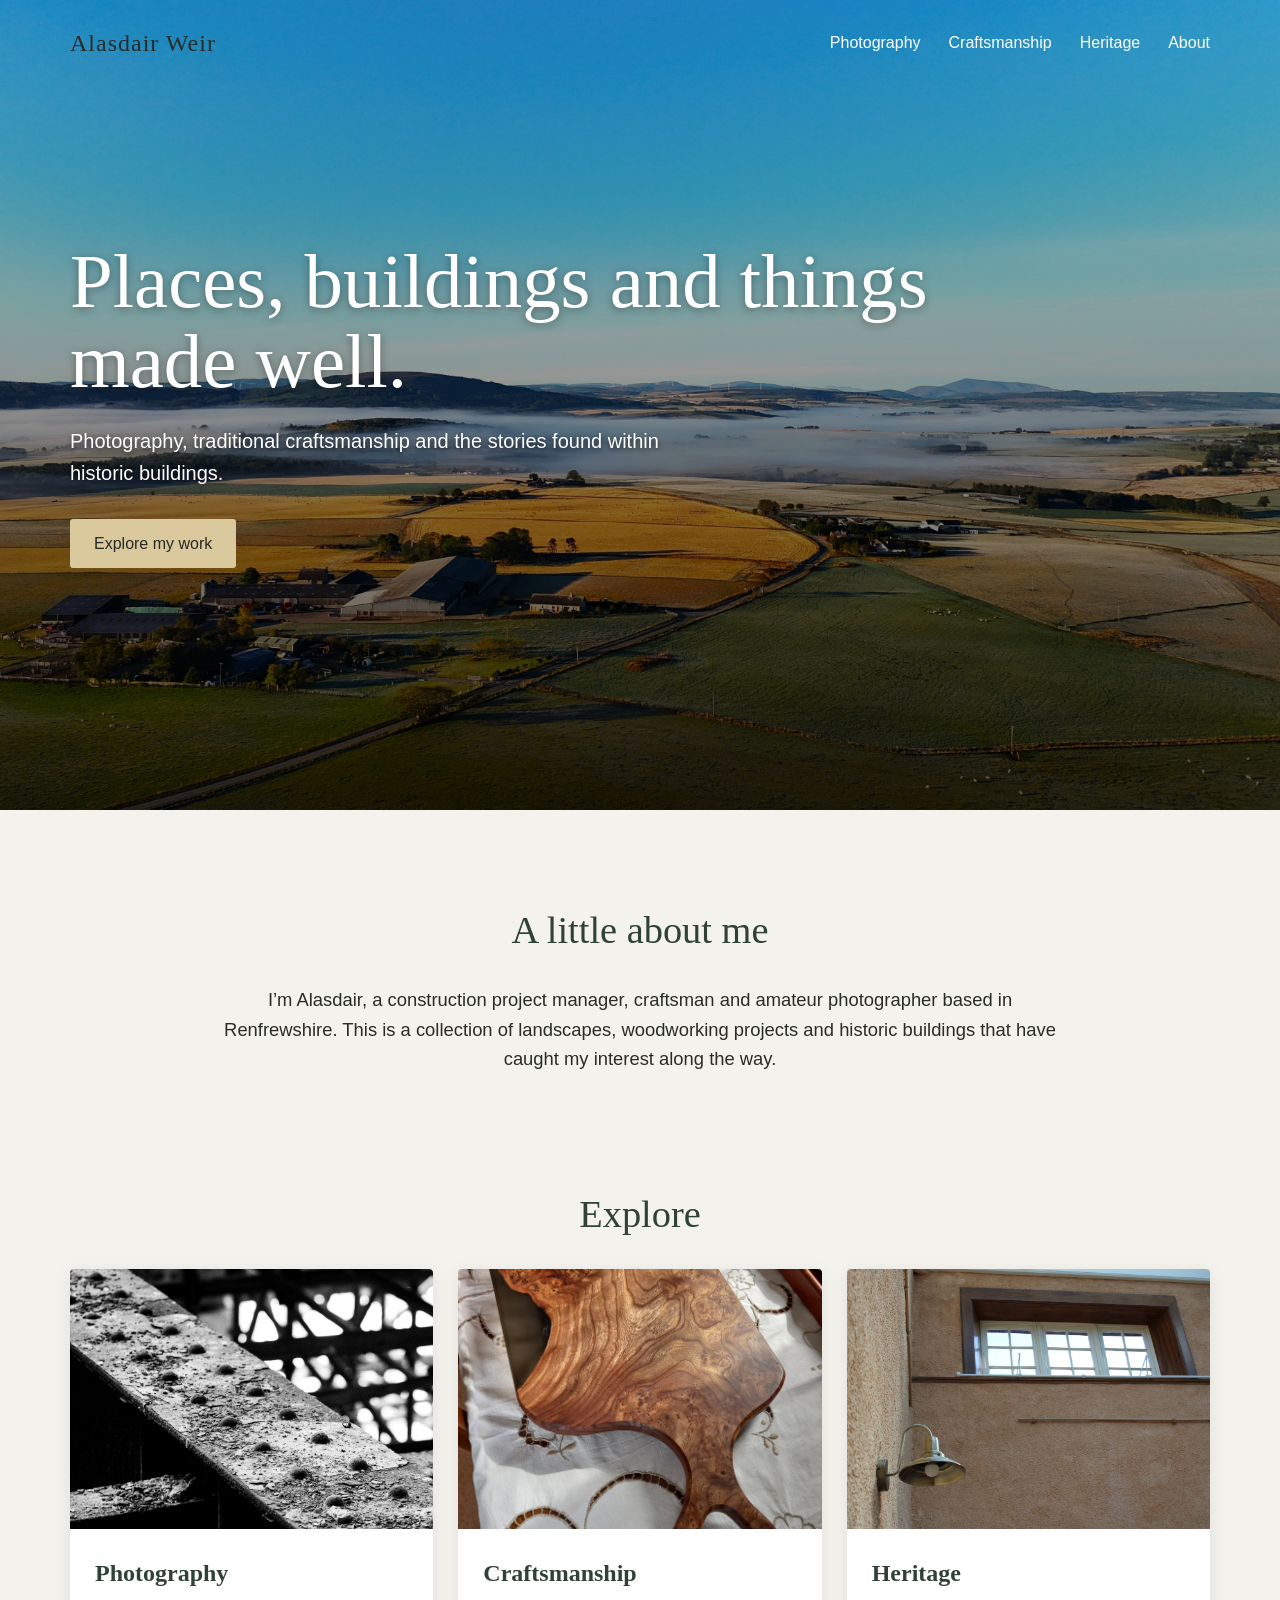
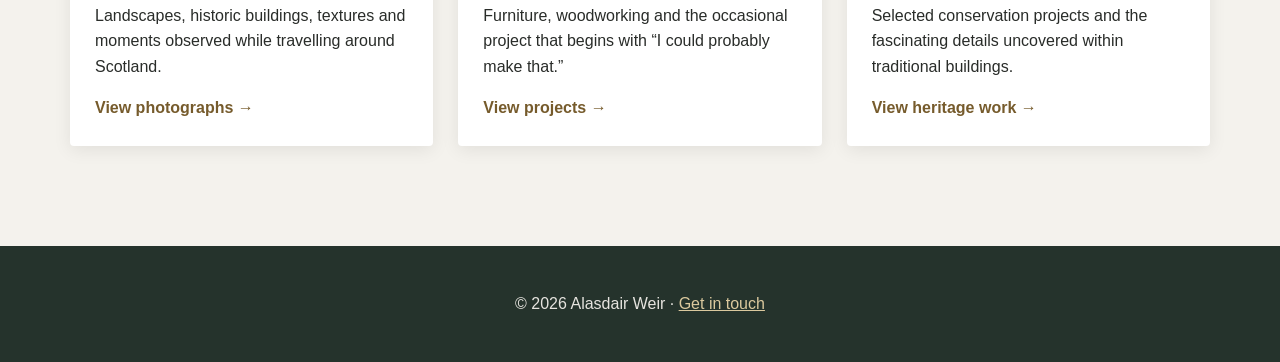
<file: index.html>
<!DOCTYPE html>
<html lang="en">
<head>
    <meta charset="UTF-8">
    <meta name="viewport" content="width=device-width, initial-scale=1.0">

    <link rel="icon" type="image/png" href="favicon.png">
    
    <link rel="stylesheet" href="styles.css">
    
    <title>Alasdair Weir</title>
    <meta name="description"
          content="Photography, traditional craftsmanship and historic building projects by Alasdair Weir.">

    </head>

<body>

    <header>
        <nav>
            <a class="logo" href="index.html">Alasdair Weir</a>

            <ul>
                <li><a href="photography.html">Photography</a></li>
                <li><a href="craftsmanship.html">Craftsmanship</a></li>
                <li><a href="heritage.html">Heritage</a></li>
                <li><a href="about.html">About</a></li>
            </ul>
        </nav>
    </header>

    <main>

        <section class="hero">
            <div class="hero-content">
                <h1>Places, buildings and things made well.</h1>

                <p>
                    Photography, traditional craftsmanship and the stories
                    found within historic buildings.
                </p>

                <a class="button" href="#featured">
                    Explore my work
                </a>
            </div>
        </section>

        <section class="introduction">
            <h2>A little about me</h2>

            <p>
                I’m Alasdair, a construction project manager, craftsman and amateur photographer 
                based in Renfrewshire. This is a collection of landscapes, woodworking projects 
                and historic buildings that have caught my interest along the way.
            </p>
        </section>

        <section class="featured" id="featured">
            <h2>Explore</h2>

            <div class="card-grid">

                <article class="card">
                    <img src="photography.jpg"
                         alt="Scottish landscape photograph">

                    <div class="card-content">
                        <h3>Photography</h3>
                        <p>
                            Landscapes, historic buildings, textures and moments observed 
                            while travelling around Scotland.
                        </p>
                        <a href="photography.html">View photographs →</a>
                    </div>
                </article>

                <article class="card">
                    <img src="woodworking.jpg"
                         alt="Handmade wooden project">

                    <div class="card-content">
                        <h3>Craftsmanship</h3>
                        <p>
                            Furniture, woodworking and the occasional project
                            that begins with “I could probably make that.”
                        </p>
                        <a href="craftsmanship.html">View projects →</a>
                    </div>
                </article>

                <article class="card">
                    <img src="heritage.jpg"
                         alt="Historic Scottish building">

                    <div class="card-content">
                        <h3>Heritage</h3>
                        <p>
                            Selected conservation projects and the fascinating
                            details uncovered within traditional buildings.
                        </p>
                        <a href="heritage.html">View heritage work →</a>
                    </div>
                </article>

            </div>
        </section>

    </main>

    <footer>
        <p>
            © 2026 Alasdair Weir ·
            <a href="mailto:">Get in touch</a>
        </p>
    </footer>

</body>
</html>
</file>
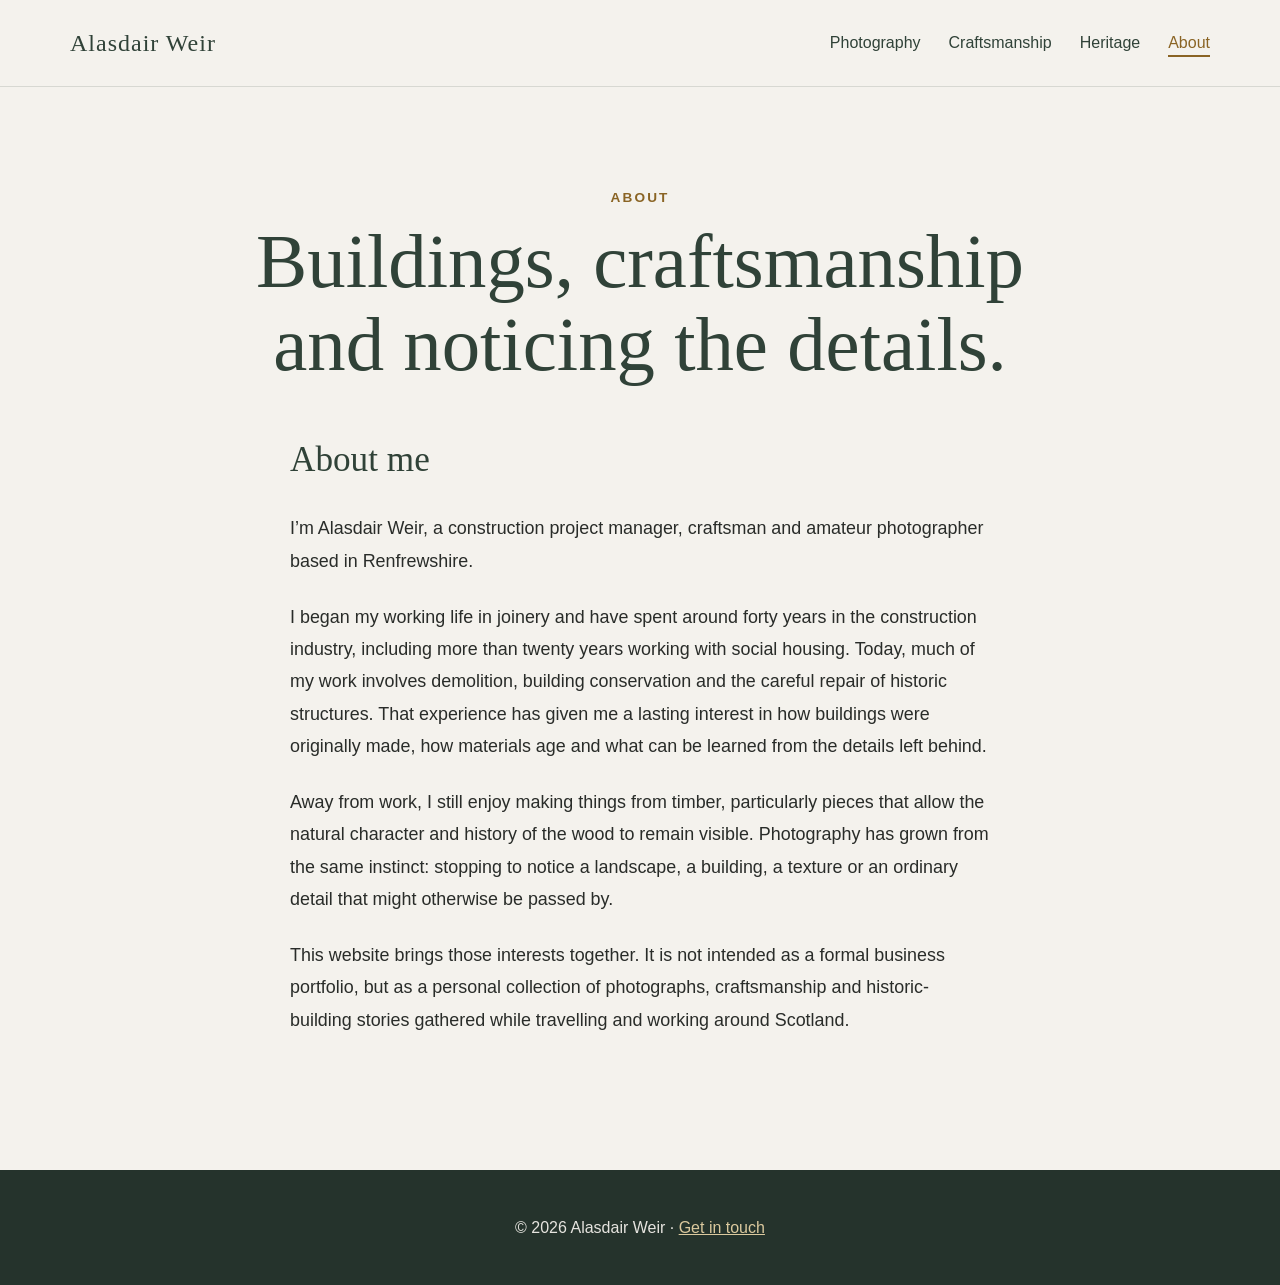
<file: about.html>
<!DOCTYPE html>
<html lang="en">

<head>
    <meta charset="UTF-8">
    <meta name="viewport" content="width=device-width, initial-scale=1.0">

    <link rel="icon" type="image/png" href="favicon.png">

    <link rel="stylesheet" href="styles.css">

    <title>About | Alasdair Weir</title>

    <meta name="description"
          content="About Alasdair Weir, a construction project manager, craftsman and amateur photographer based in Renfrewshire.">
</head>

<body>

    <header class="page-header">
        <nav>
            <a class="logo" href="index.html">Alasdair Weir</a>

            <ul>
                <li><a href="photography.html">Photography</a></li>
                <li><a href="craftsmanship.html">Craftsmanship</a></li>
                <li><a href="heritage.html">Heritage</a></li>
                <li><a class="active" href="about.html">About</a></li>
            </ul>
        </nav>
    </header>

    <main>

        <section class="page-introduction about-heading">
            <p class="section-label">About</p>
            <h1>Buildings, craftsmanship and noticing the details.</h1>
        </section>

        <section class="about-content">

            <h2>About me</h2>

            <p>
                I’m Alasdair Weir, a construction project manager, craftsman
                and amateur photographer based in Renfrewshire.
            </p>

            <p>
                I began my working life in joinery and have spent around forty
                years in the construction industry, including more than twenty
                years working with social housing. Today, much of my work
                involves demolition, building conservation and the careful
                repair of historic structures. That experience has given me a
                lasting interest in how buildings were originally made, how
                materials age and what can be learned from the details left
                behind.
            </p>

            <p>
                Away from work, I still enjoy making things from timber,
                particularly pieces that allow the natural character and
                history of the wood to remain visible. Photography has grown
                from the same instinct: stopping to notice a landscape, a
                building, a texture or an ordinary detail that might otherwise
                be passed by.
            </p>

            <p>
                This website brings those interests together. It is not
                intended as a formal business portfolio, but as a personal
                collection of photographs, craftsmanship and historic-building
                stories gathered while travelling and working around Scotland.
            </p>

        </section>

    </main>

    <footer>
        <p>
            © 2026 Alasdair Weir ·
            <a href="mailto:">Get in touch</a>
        </p>
    </footer>

</body>
</html>
</file>
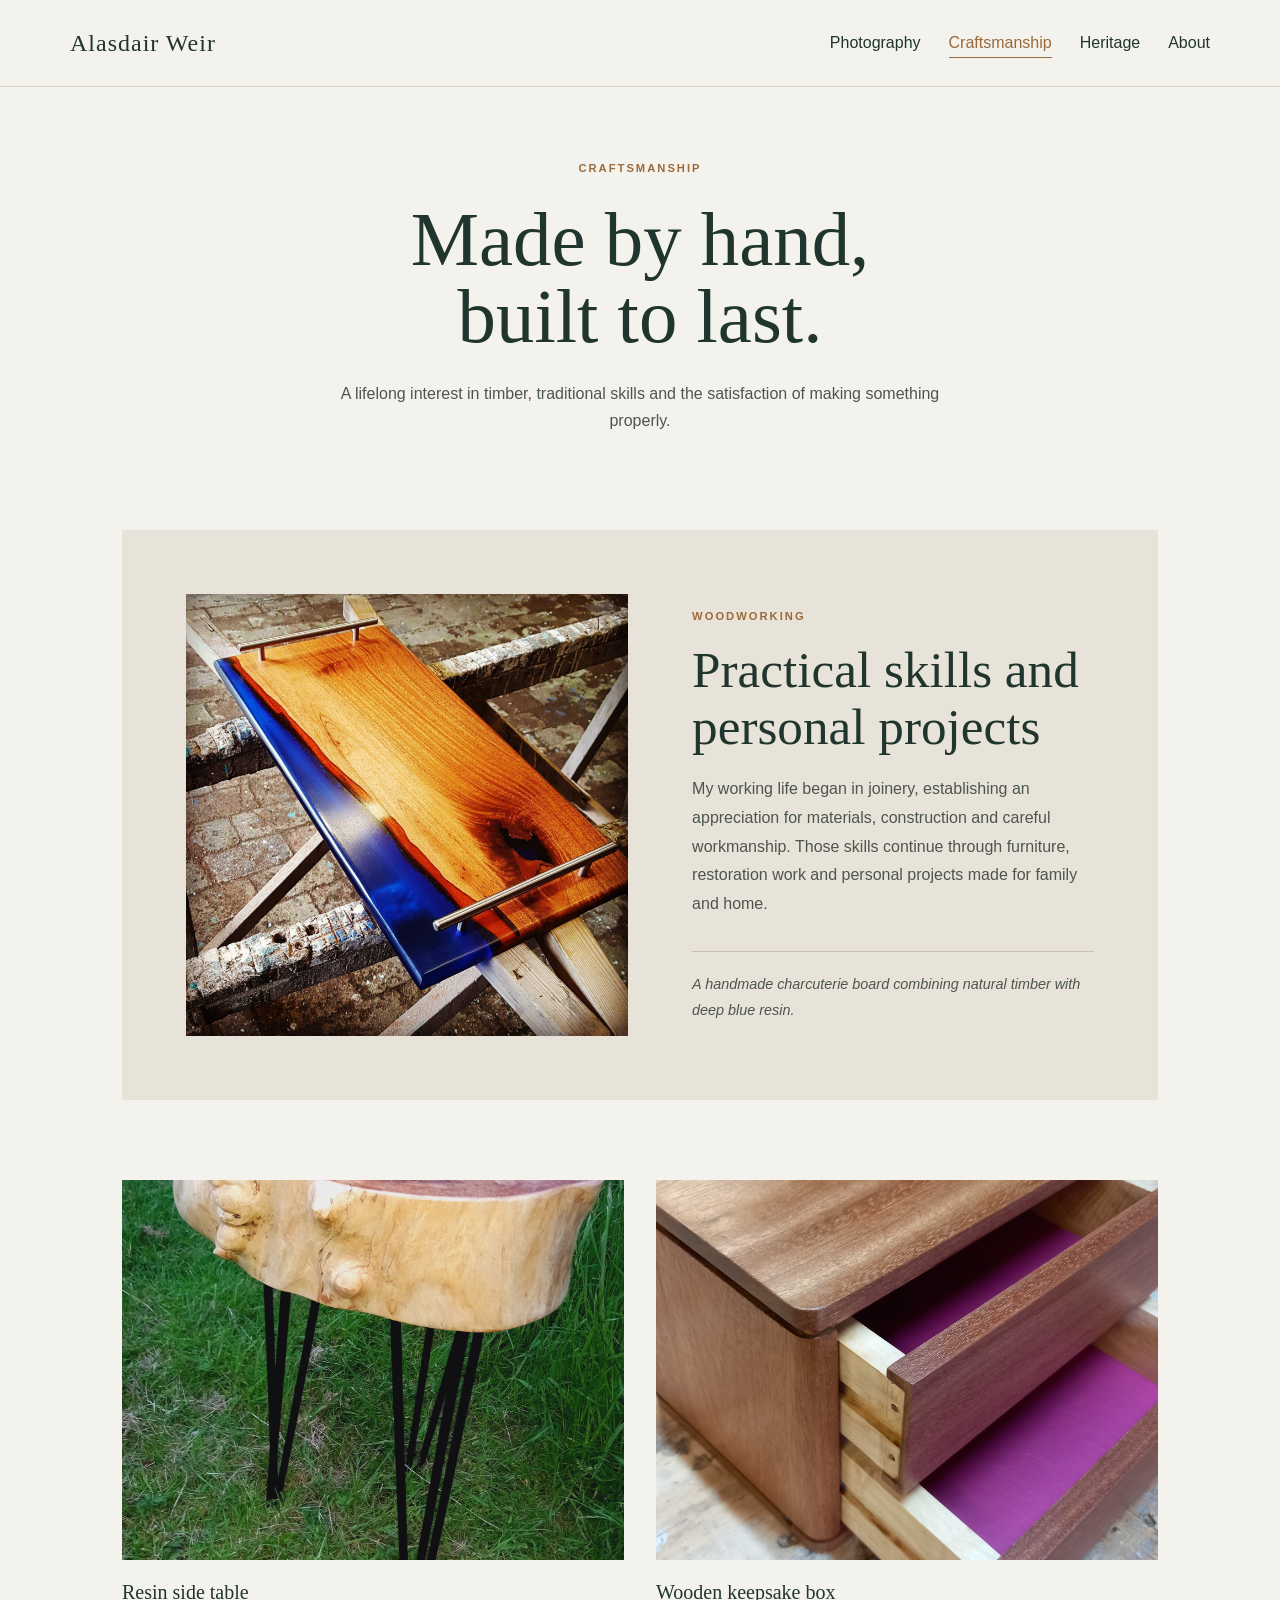
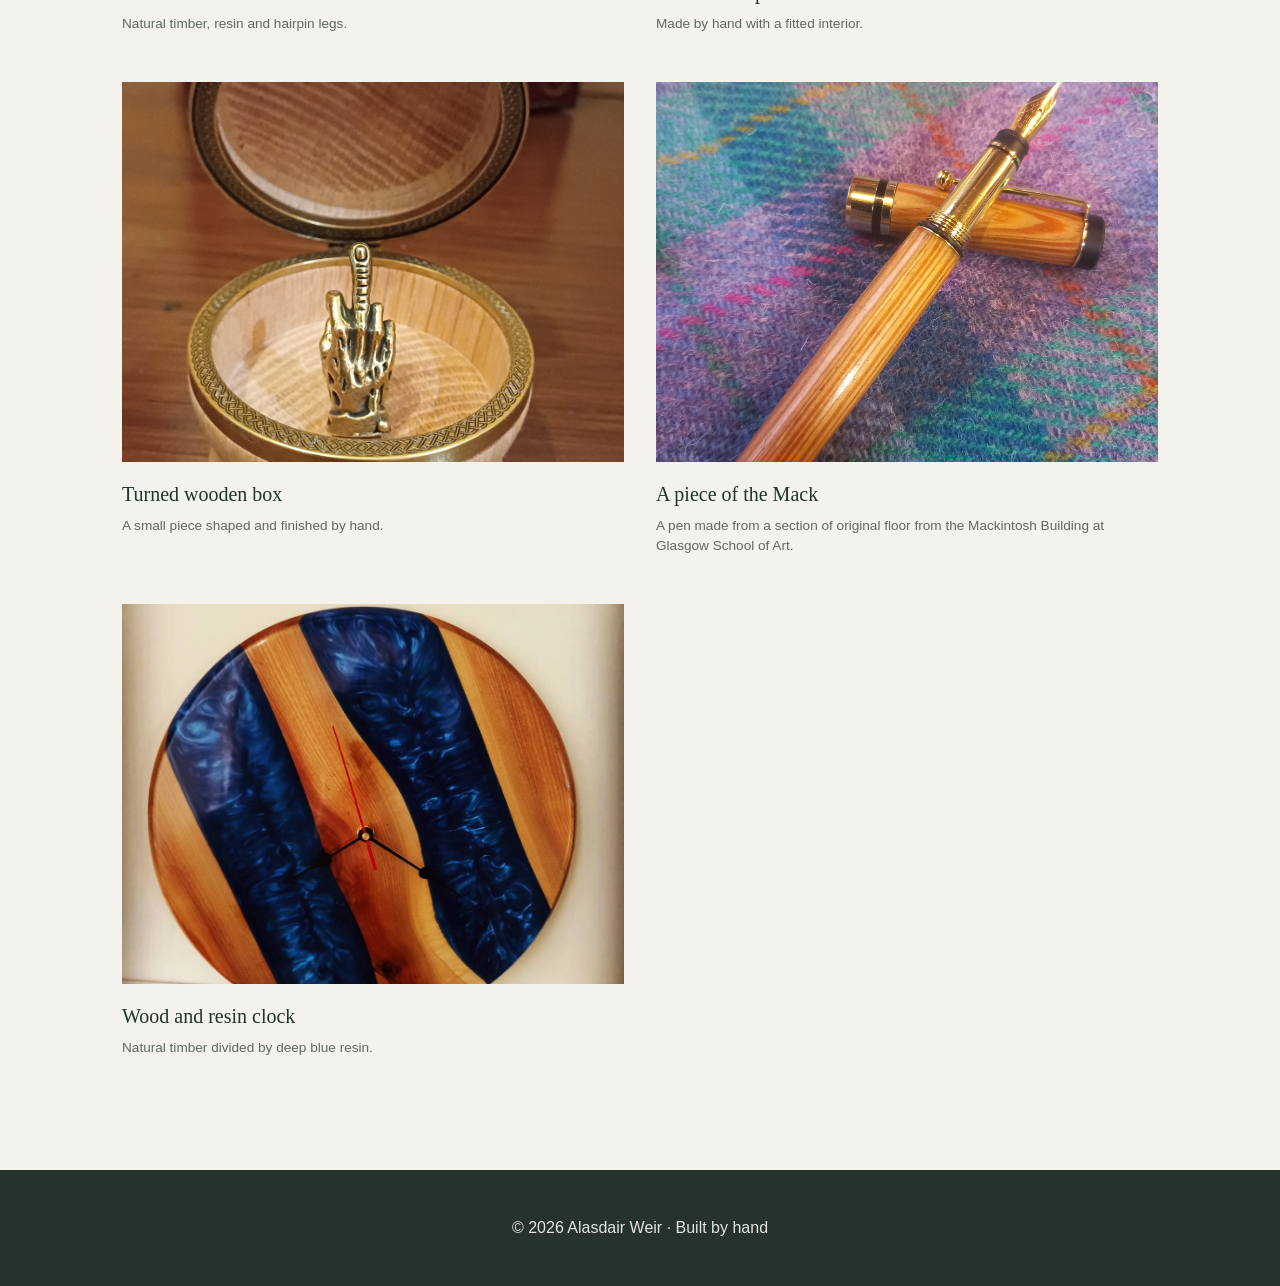
<file: craftsmanship.html>
<!DOCTYPE html>
<html lang="en">

<head>
    <meta charset="UTF-8">
    <meta name="viewport" content="width=device-width, initial-scale=1.0">

    <title>Craftsmanship | Alasdair Weir</title>

    <link rel="icon" type="image/png" href="favicon.png">

    <link rel="stylesheet" href="styles.css">
</head>

<body class="craftsmanship-page">

    <header>
        <nav>
            <a class="logo" href="index.html">Alasdair Weir</a>

            <ul>
                <li><a href="photography.html">Photography</a></li>
                <li><a href="craftsmanship.html" class="active">Craftsmanship</a></li>
                <li><a href="heritage.html">Heritage</a></li>
                <li><a href="about.html">About</a></li>
            </ul>
        </nav>
    </header>

    <main>

        <section class="craft-hero">
            <p class="eyebrow">CRAFTSMANSHIP</p>

            <h1>
                Made by hand,<br>
                built to last.
            </h1>

            <p class="craft-introduction">
                A lifelong interest in timber, traditional skills and the
                satisfaction of making something properly.
            </p>
        </section>

        <section class="craft-content">

            <article class="craft-project">

    <a class="craft-project-image"
       href="resin-charcuterie-board.jpg"
       target="_blank"
       rel="noopener noreferrer">

        <img src="resin-charcuterie-board.jpg"
             alt="Handmade timber and blue resin charcuterie board">
    </a>

    <div class="craft-project-text">
        <p class="eyebrow">WOODWORKING</p>

        <h2>Practical skills and personal projects</h2>

        <p>
            My working life began in joinery, establishing an appreciation
            for materials, construction and careful workmanship. Those skills
            continue through furniture, restoration work and personal projects
            made for family and home.
        </p>

        <p class="project-caption">
            A handmade charcuterie board combining natural timber with
            deep blue resin.
        </p>
    </div>

</article>

    <div class="craft-gallery">

    <figure class="craft-gallery-item">
        <a href="resin-side-table.jpg" target="_blank">
            <img src="resin-side-table.jpg"
                 alt="Handmade timber and resin side table">
        </a>
        <figcaption>
            <strong>Resin side table</strong>
            <span>Natural timber, resin and hairpin legs.</span>
        </figcaption>
    </figure>

    <figure class="craft-gallery-item">
        <a href="wooden-keepsake-box.jpg" target="_blank">
            <img src="wooden-keepsake-box.jpg"
                 alt="Handmade wooden keepsake box">
        </a>
        <figcaption>
            <strong>Wooden keepsake box</strong>
            <span>Made by hand with a fitted interior.</span>
        </figcaption>
    </figure>

    <figure class="craft-gallery-item">
        <a href="turned-wood-box.jpg" target="_blank">
            <img src="turned-wood-box.jpg"
                 alt="Hand-turned wooden box">
        </a>
        <figcaption>
            <strong>Turned wooden box</strong>
            <span>A small piece shaped and finished by hand.</span>
        </figcaption>
    </figure>

    <figure class="craft-gallery-item">
        <a href="glasgow-school-of-art-floor-pen.jpg" target="_blank">
            <img src="glasgow-school-of-art-floor-pen.jpg"
                 alt="Pen made from original Mackintosh Building floor timber">
        </a>
        <figcaption>
            <strong>A piece of the Mack</strong>
            <span>
                A pen made from a section of original floor from the
                Mackintosh Building at Glasgow School of Art.
            </span>
        </figcaption>
    </figure>

    <figure class="craft-gallery-item">
        <a href="wood-and-resin-clock.jpg" target="_blank">
            <img src="wood-and-resin-clock.jpg"
                 alt="Handmade timber and blue resin clock">
        </a>
        <figcaption>
            <strong>Wood and resin clock</strong>
            <span>Natural timber divided by deep blue resin.</span>
        </figcaption>
    </figure>

</div>

        </section>

    </main>

    <footer>
        <p>© 2026 Alasdair Weir · Built by hand</p>
    </footer>

</body>

</html>
</file>
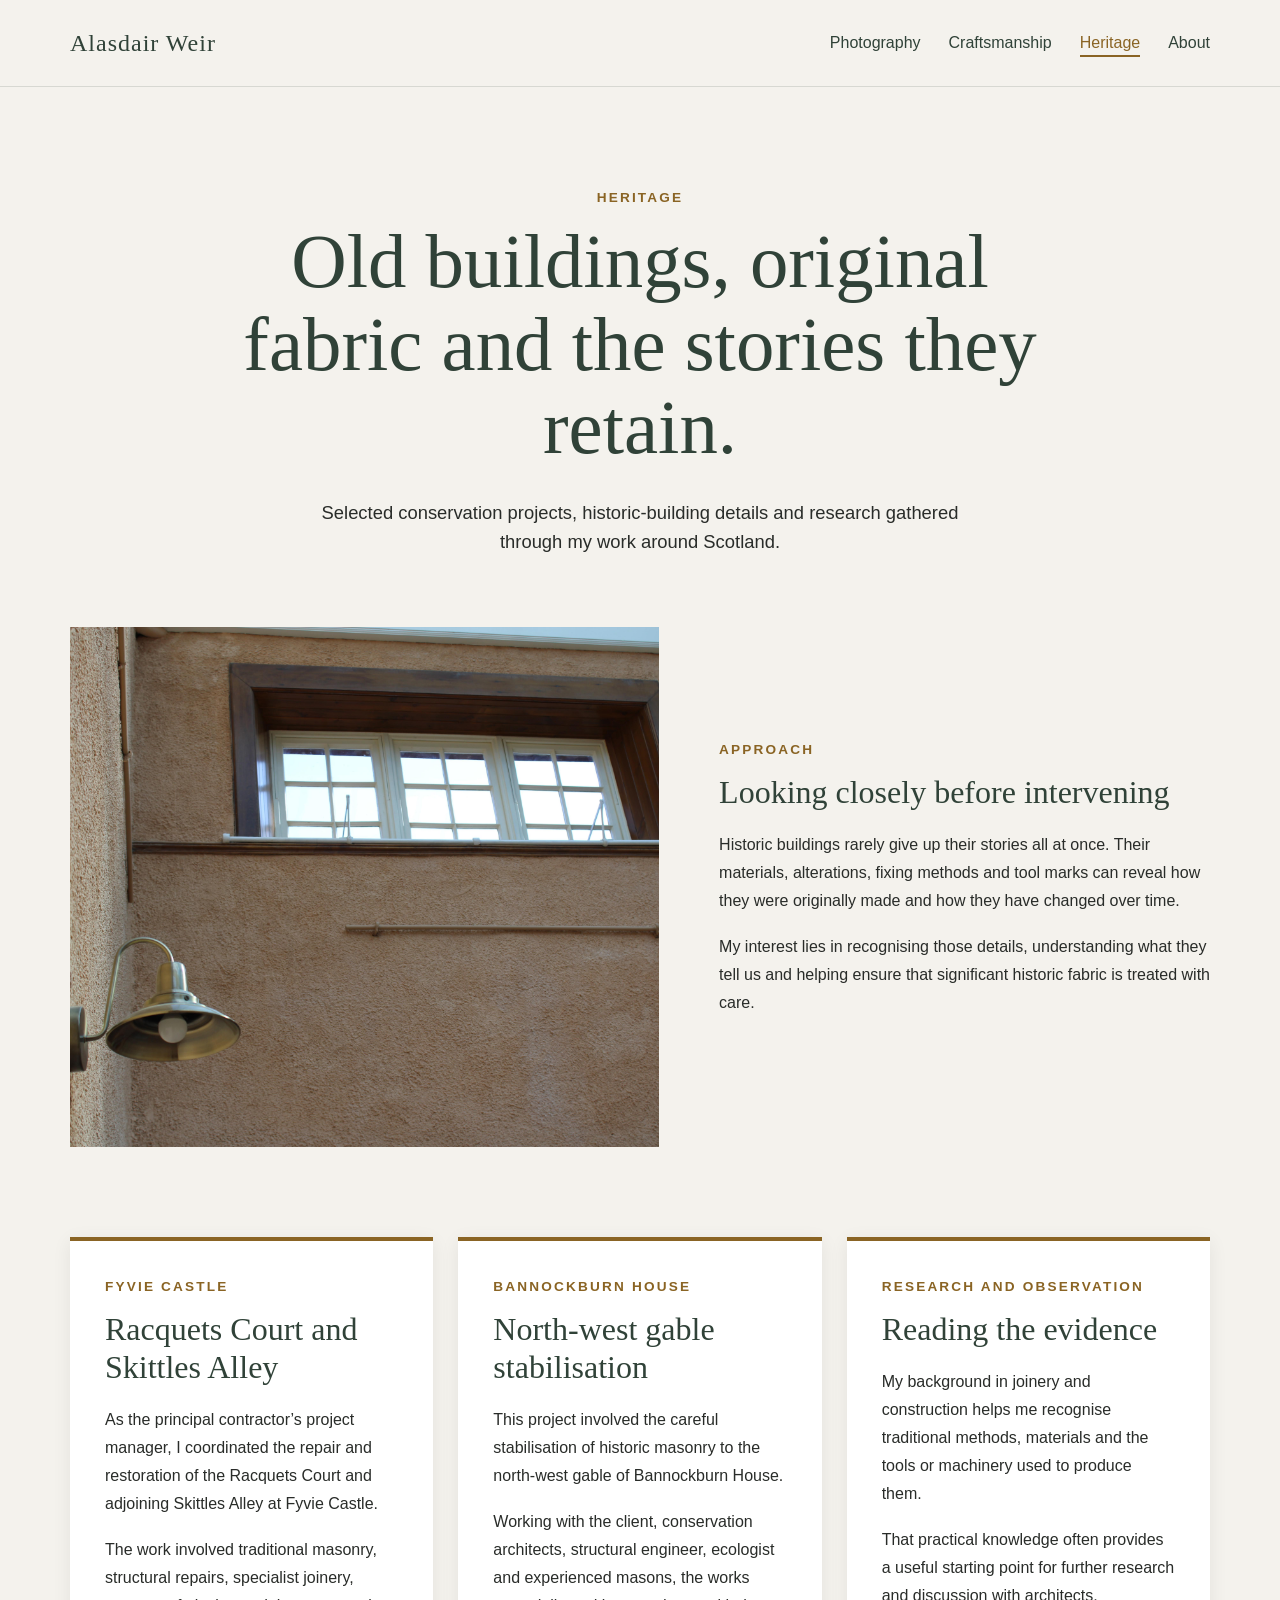
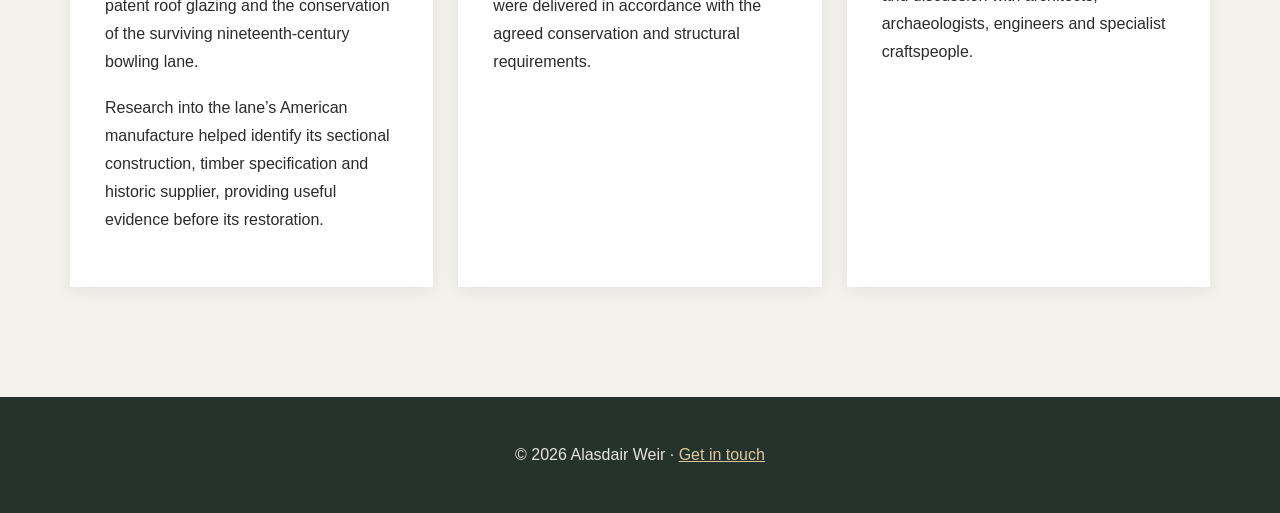
<file: heritage.html>
<!DOCTYPE html>
<html lang="en">

<head>
    <meta charset="UTF-8">
    <meta name="viewport" content="width=device-width, initial-scale=1.0">

    <link rel="icon" type="image/png" href="favicon.png">

    <link rel="stylesheet" href="styles.css">

    <title>Heritage | Alasdair Weir</title>

    <meta name="description"
          content="Historic buildings, conservation projects and heritage research by Alasdair Weir.">
</head>

<body>

    <header class="page-header">
        <nav>
            <a class="logo" href="index.html">Alasdair Weir</a>

            <ul>
                <li><a href="photography.html">Photography</a></li>
                <li><a href="craftsmanship.html">Craftsmanship</a></li>
                <li><a class="active" href="heritage.html">Heritage</a></li>
                <li><a href="about.html">About</a></li>
            </ul>
        </nav>
    </header>

    <main>

        <section class="page-introduction">
            <p class="section-label">Heritage</p>

            <h1>Old buildings, original fabric and the stories they retain.</h1>

            <p>
                Selected conservation projects, historic-building details
                and research gathered through my work around Scotland.
            </p>
        </section>

        <section class="heritage-feature">

            <img src="heritage.jpg"
                 alt="Traditional window and exterior wall on a historic building">

            <div class="heritage-feature-text">
                <p class="section-label">Approach</p>

                <h2>Looking closely before intervening</h2>

                <p>
                    Historic buildings rarely give up their stories all at
                    once. Their materials, alterations, fixing methods and
                    tool marks can reveal how they were originally made and
                    how they have changed over time.
                </p>

                <p>
                    My interest lies in recognising those details, understanding
                    what they tell us and helping ensure that significant
                    historic fabric is treated with care.
                </p>
            </div>

        </section>

        <section class="heritage-projects">

            <article class="heritage-project">
                <p class="section-label">Fyvie Castle</p>

                <h2>Racquets Court and Skittles Alley</h2>

                <p>
                    As the principal contractor’s project manager, I coordinated
                    the repair and restoration of the Racquets Court and
                    adjoining Skittles Alley at Fyvie Castle.
                </p>

                <p>
                    The work involved traditional masonry, structural repairs,
                    specialist joinery, patent roof glazing and the conservation
                    of the surviving nineteenth-century bowling lane.
                </p>

                <p>
                    Research into the lane’s American manufacture helped
                    identify its sectional construction, timber specification
                    and historic supplier, providing useful evidence before
                    its restoration.
                </p>
            </article>

            <article class="heritage-project">
                <p class="section-label">Bannockburn House</p>

                <h2>North-west gable stabilisation</h2>

                <p>
                    This project involved the careful stabilisation of historic
                    masonry to the north-west gable of Bannockburn House.
                </p>

                <p>
                    Working with the client, conservation architects,
                    structural engineer, ecologist and experienced masons,
                    the works were delivered in accordance with the agreed
                    conservation and structural requirements.
                </p>
            </article>

            <article class="heritage-project">
                <p class="section-label">Research and observation</p>

                <h2>Reading the evidence</h2>

                <p>
                    My background in joinery and construction helps me recognise
                    traditional methods, materials and the tools or machinery
                    used to produce them.
                </p>

                <p>
                    That practical knowledge often provides a useful starting
                    point for further research and discussion with architects,
                    archaeologists, engineers and specialist craftspeople.
                </p>
            </article>

        </section>

    </main>

    <footer>
        <p>
            © 2026 Alasdair Weir ·
            <a href="mailto:">Get in touch</a>
        </p>
    </footer>

</body>
</html>
</file>
<file: styles.css>
/* Basic reset */
        * {
            box-sizing: border-box;
            margin: 0;
            padding: 0;
        }

        html {
            scroll-behavior: smooth;
        }

        body {
            font-family: Arial, Helvetica, sans-serif;
            color: #292c29;
            background: #f4f2ed;
            line-height: 1.6;
        }

        /* Navigation */
        header {
            position: absolute;
            top: 0;
            left: 0;
            width: 100%;
            z-index: 10;
        }

        nav {
            max-width: 1200px;
            margin: auto;
            padding: 24px 30px;
            display: flex;
            justify-content: space-between;
            align-items: center;
        }

        .logo {
            color: white;
            font-family: Georgia, serif;
            font-size: 1.5rem;
            letter-spacing: 1px;
        }

        nav ul {
            display: flex;
            gap: 28px;
            list-style: none;
        }

        nav a {
            color: white;
            text-decoration: none;
        }

        nav a:hover {
            color: #dbc99e;
        }

        /* Main photograph */
        .hero {
            min-height: 90vh;
            display: flex;
            align-items: flex-end;
            background:
                linear-gradient(
                    rgba(0, 0, 0, 0.2),
                    rgba(0, 0, 0, 0.65)
                ),
                url("home-photo.jpg") center/cover no-repeat;
        }

        .hero-content {
            width: 100%;
            max-width: 1200px;
            margin: auto;
            padding: 80px 30px;
            color: white;
        }

        .hero h1 {
    max-width: 950px;
    font-family: Georgia, serif;
    font-size: clamp(3rem, 6vw, 5.5rem);
    line-height: 1.05;
    font-weight: normal;
    text-shadow: 0 2px 8px rgba(0, 0, 0, 0.35);
}

.hero p {
    max-width: 650px;
    margin-top: 22px;
    font-size: 1.25rem;
    text-shadow: 0 2px 5px rgba(0, 0, 0, 0.55);
}

        .button {
            display: inline-block;
            margin-top: 30px;
            padding: 12px 24px;
            color: #262a26;
            background: #dbc99e;
            text-decoration: none;
            border-radius: 3px;
        }

        .button:hover {
            background: white;
        }

        /* Introduction */
        .introduction {
            max-width: 900px;
            margin: auto;
            padding: 90px 30px;
            text-align: center;
        }

        .introduction h2,
        .featured h2 {
            margin-bottom: 24px;
            font-family: Georgia, serif;
            font-size: 2.4rem;
            font-weight: normal;
            color: #304238;
        }

        .introduction p {
            font-size: 1.15rem;
        }

        /* Subject cards */
        .featured {
            max-width: 1200px;
            margin: auto;
            padding: 20px 30px 100px;
        }

        .featured h2 {
            text-align: center;
        }

        .card-grid {
            display: grid;
            grid-template-columns: repeat(3, 1fr);
            gap: 25px;
        }

        .card {
            overflow: hidden;
            background: white;
            border-radius: 4px;
            box-shadow: 0 4px 18px rgba(0, 0, 0, 0.08);
        }

        .card img {
            display: block;
            width: 100%;
            height: 260px;
            object-fit: cover;
            transition: transform 0.4s ease;
        }

        .card:hover img {
            transform: scale(1.04);
        }

        .card-content {
            padding: 25px;
        }

        .card h3 {
            margin-bottom: 10px;
            font-family: Georgia, serif;
            font-size: 1.5rem;
            color: #304238;
        }

        .card a {
            display: inline-block;
            margin-top: 16px;
            color: #765b2c;
            font-weight: bold;
            text-decoration: none;
        }

        /* Footer */
        footer {
            padding: 45px 30px;
            color: #e6e4df;
            background: #25332c;
            text-align: center;
        }

        footer a {
            color: #dbc99e;
        }

        /* Phones and smaller screens */
        @media (max-width: 750px) {
            nav {
                align-items: flex-start;
            }

            nav ul {
                gap: 12px;
                flex-direction: column;
                text-align: right;
            }

            .hero {
                min-height: 80vh;
            }

            .card-grid {
                grid-template-columns: 1fr;
            }
        }
        /* Interior page navigation */
.page-header {
    position: relative;
    background: #f4f2ed;
    border-bottom: 1px solid rgba(48, 66, 56, 0.15);
}

.page-header .logo,
.page-header nav a {
    color: #304238;
}

.page-header nav a:hover,
.page-header nav a.active {
    color: #8a6424;
}

.page-header nav a.active {
    border-bottom: 2px solid #8a6424;
    padding-bottom: 4px;
}

/* Interior page introduction */
.page-introduction {
    max-width: 1000px;
    margin: auto;
    padding: 100px 30px 70px;
    text-align: center;
}

.section-label {
    margin-bottom: 12px;
    color: #8a6424;
    font-size: 0.85rem;
    font-weight: bold;
    letter-spacing: 0.16em;
    text-transform: uppercase;
}

.page-introduction h1 {
    max-width: 850px;
    margin: auto;
    color: #304238;
    font-family: Georgia, serif;
    font-size: clamp(2.7rem, 6vw, 5rem);
    font-weight: normal;
    line-height: 1.08;
}

.page-introduction > p:last-child {
    max-width: 700px;
    margin: 28px auto 0;
    font-size: 1.15rem;
}

/* Photography gallery */
.photo-gallery {
    max-width: 1200px;
    margin: auto;
    padding: 0 30px 100px;
    display: grid;
    grid-template-columns: repeat(2, 1fr);
    gap: 45px 25px;
}

.gallery-item {
    margin: 0;
}

.gallery-item-wide {
    grid-column: 1 / -1;
}

.gallery-item img {
    display: block;
    width: 100%;
    height: 420px;
    object-fit: cover;
    background: #ddd;
}

.gallery-item-wide img {
    height: 600px;
}

.gallery-item figcaption {
    padding-top: 14px;
    color: #555;
}

.gallery-item figcaption span {
    display: block;
    margin-bottom: 2px;
    color: #304238;
    font-family: Georgia, serif;
    font-size: 1.25rem;
}

/* Photography gallery on phones */
@media (max-width: 750px) {
    .page-introduction {
        padding: 70px 25px 50px;
    }

    .photo-gallery {
        grid-template-columns: 1fr;
        padding: 0 20px 70px;
    }

    .gallery-item-wide {
        grid-column: auto;
    }

    .gallery-item img,
    .gallery-item-wide img {
        height: 350px;
    }
}
/* Clickable gallery photographs */
.gallery-item img {
    cursor: zoom-in;
}

/* Full-screen photograph viewer */
.lightbox {
    width: 100vw;
    max-width: none;
    height: 100vh;
    max-height: none;
    padding: 30px;
    border: 0;
    background: rgba(15, 20, 17, 0.96);
    color: white;
    text-align: center;
}

.lightbox[open] {
    display: flex;
    flex-direction: column;
    align-items: center;
    justify-content: center;
}

.lightbox::backdrop {
    background: rgba(0, 0, 0, 0.9);
}

.lightbox img {
    display: block;
    max-width: 94vw;
    max-height: 82vh;
    width: auto;
    height: auto;
    object-fit: contain;
}

.lightbox p {
    margin-top: 15px;
    color: #e8e1cf;
    font-size: 1rem;
}

.lightbox-close {
    position: fixed;
    top: 18px;
    right: 28px;
    border: 0;
    color: white;
    background: transparent;
    font-size: 2.5rem;
    line-height: 1;
    cursor: pointer;
}

.lightbox-close:hover {
    color: #dbc99e;
}
.flickr-link {
    text-align: center;
    padding: 3rem 1rem;
}

.flickr-link p {
    margin-bottom: 1rem;
    font-size: 1rem;
}

.flickr-link a {
    display: inline-block;
    padding: 0.9rem 1.6rem;
    font-size: 0.95rem;
    font-weight: 600;
    color: #ffffff;
    background-color: #263a32;
    text-decoration: none;
    border-radius: 3px;
    transition: background-color 0.2s ease;
}

.flickr-link a:hover {
    background-color: #3b554a;
}
.logo {
    color: inherit;
    text-decoration: none;
}

.logo:hover {
    opacity: 0.65;
}
/* =========================
   CRAFTSMANSHIP PAGE
   ========================= */

.craft-hero {
    max-width: 900px;
    margin: 0 auto;
    padding: 10rem 2rem 6rem;
    text-align: center;
}

.craft-hero .eyebrow {
    margin-bottom: 1.5rem;
    color: #9a6a3a;
    font-size: 0.7rem;
    font-weight: 600;
    letter-spacing: 0.18em;
}

.craft-hero h1 {
    margin: 0 0 1.5rem;
    font-family: Georgia, "Times New Roman", serif;
    font-size: clamp(2.8rem, 6vw, 5rem);
    font-weight: 400;
    line-height: 1;
    color: #20352d;
}

.craft-introduction {
    max-width: 620px;
    margin: 0 auto;
    font-size: 1rem;
    line-height: 1.7;
    color: #4d554f;
}

.craft-content {
    max-width: 1100px;
    margin: 0 auto;
    padding: 0 2rem 7rem;
}

.craft-project {
    padding: 4rem;
    background-color: #e8e3d8;
}

.craft-project-text {
    max-width: 680px;
}

.craft-project .eyebrow {
    margin-bottom: 1rem;
    color: #9a6a3a;
    font-size: 0.7rem;
    font-weight: 600;
    letter-spacing: 0.18em;
}

.craft-project h2 {
    margin: 0 0 1.25rem;
    font-family: Georgia, "Times New Roman", serif;
    font-size: clamp(2rem, 4vw, 3.25rem);
    font-weight: 400;
    line-height: 1.1;
    color: #20352d;
}

.craft-project p {
    margin: 0;
    line-height: 1.8;
    color: #4d554f;
}

@media (max-width: 700px) {
    .craft-hero {
        padding: 8rem 1.25rem 4rem;
    }

    .craft-content {
        padding: 0 1.25rem 4rem;
    }

    .craft-project {
        padding: 2.25rem 1.5rem;
    }
}
.craftsmanship-page header nav a {
    color: #20352d;
}

.craftsmanship-page header nav ul li a.active {
    color: #9a6a3a;
}
/* Craftsmanship navigation details */

.craftsmanship-page header {
    border-bottom: 1px solid #d8d2c8;
}

.craftsmanship-page header nav ul li a.active {
    color: #9a6a3a;
    border-bottom: 1px solid #9a6a3a;
    padding-bottom: 0.35rem;
}
.craft-project {
    display: grid;
    grid-template-columns: 1.1fr 1fr;
    gap: 4rem;
    align-items: center;
}

.craft-project-image {
    display: block;
}

.craft-project-image img {
    display: block;
    width: 100%;
    height: 100%;
    min-height: 420px;
    object-fit: cover;
}

.project-caption {
    margin-top: 2rem !important;
    padding-top: 1.25rem;
    border-top: 1px solid #c9c1b4;
    font-size: 0.9rem;
    font-style: italic;
}

@media (max-width: 800px) {
    .craft-project {
        grid-template-columns: 1fr;
        gap: 2rem;
    }

    .craft-project-image img {
        min-height: auto;
    }
}
.craft-gallery {
    display: grid;
    grid-template-columns: repeat(2, 1fr);
    gap: 3rem 2rem;
    margin-top: 5rem;
}

.craft-gallery-item {
    margin: 0;
}

.craft-gallery-item a {
    display: block;
    overflow: hidden;
}

.craft-gallery-item img {
    display: block;
    width: 100%;
    height: 380px;
    object-fit: cover;
    transition: transform 0.3s ease;
}

.craft-gallery-item a:hover img {
    transform: scale(1.02);
}

.craft-gallery-item figcaption {
    padding-top: 1rem;
}

.craft-gallery-item strong {
    display: block;
    margin-bottom: 0.35rem;
    font-family: Georgia, "Times New Roman", serif;
    font-size: 1.25rem;
    font-weight: 400;
    color: #20352d;
}

.craft-gallery-item span {
    display: block;
    color: #606861;
    font-size: 0.85rem;
    line-height: 1.5;
}

@media (max-width: 700px) {
    .craft-gallery {
        grid-template-columns: 1fr;
    }

    .craft-gallery-item img {
        height: auto;
    }
}
/* About page */
.about-heading {
    padding-bottom: 45px;
}

.about-content {
    max-width: 760px;
    margin: 0 auto;
    padding: 0 30px 110px;
}

.about-content h2 {
    margin-bottom: 24px;
    color: #304238;
    font-family: Georgia, serif;
    font-size: 2.2rem;
    font-weight: normal;
}

.about-content p {
    margin-bottom: 24px;
    font-size: 1.12rem;
    line-height: 1.8;
}
/* Heritage page */
.heritage-feature {
    max-width: 1200px;
    margin: 0 auto 90px;
    padding: 0 30px;
    display: grid;
    grid-template-columns: 1.2fr 1fr;
    align-items: center;
    gap: 60px;
}

.heritage-feature img {
    display: block;
    width: 100%;
    height: 520px;
    object-fit: cover;
}

.heritage-feature-text h2,
.heritage-project h2 {
    margin-bottom: 20px;
    color: #304238;
    font-family: Georgia, serif;
    font-size: 2rem;
    font-weight: normal;
    line-height: 1.2;
}

.heritage-feature-text p:not(.section-label),
.heritage-project p:not(.section-label) {
    margin-bottom: 18px;
    line-height: 1.75;
}

.heritage-projects {
    max-width: 1200px;
    margin: auto;
    padding: 0 30px 110px;
    display: grid;
    grid-template-columns: repeat(3, 1fr);
    gap: 25px;
}

.heritage-project {
    padding: 35px;
    background: white;
    border-top: 4px solid #8a6424;
    box-shadow: 0 4px 18px rgba(0, 0, 0, 0.07);
}

@media (max-width: 850px) {
    .heritage-feature,
    .heritage-projects {
        grid-template-columns: 1fr;
    }

    .heritage-feature {
        gap: 35px;
    }

    .heritage-feature img {
        height: 400px;
    }
}
</file>
